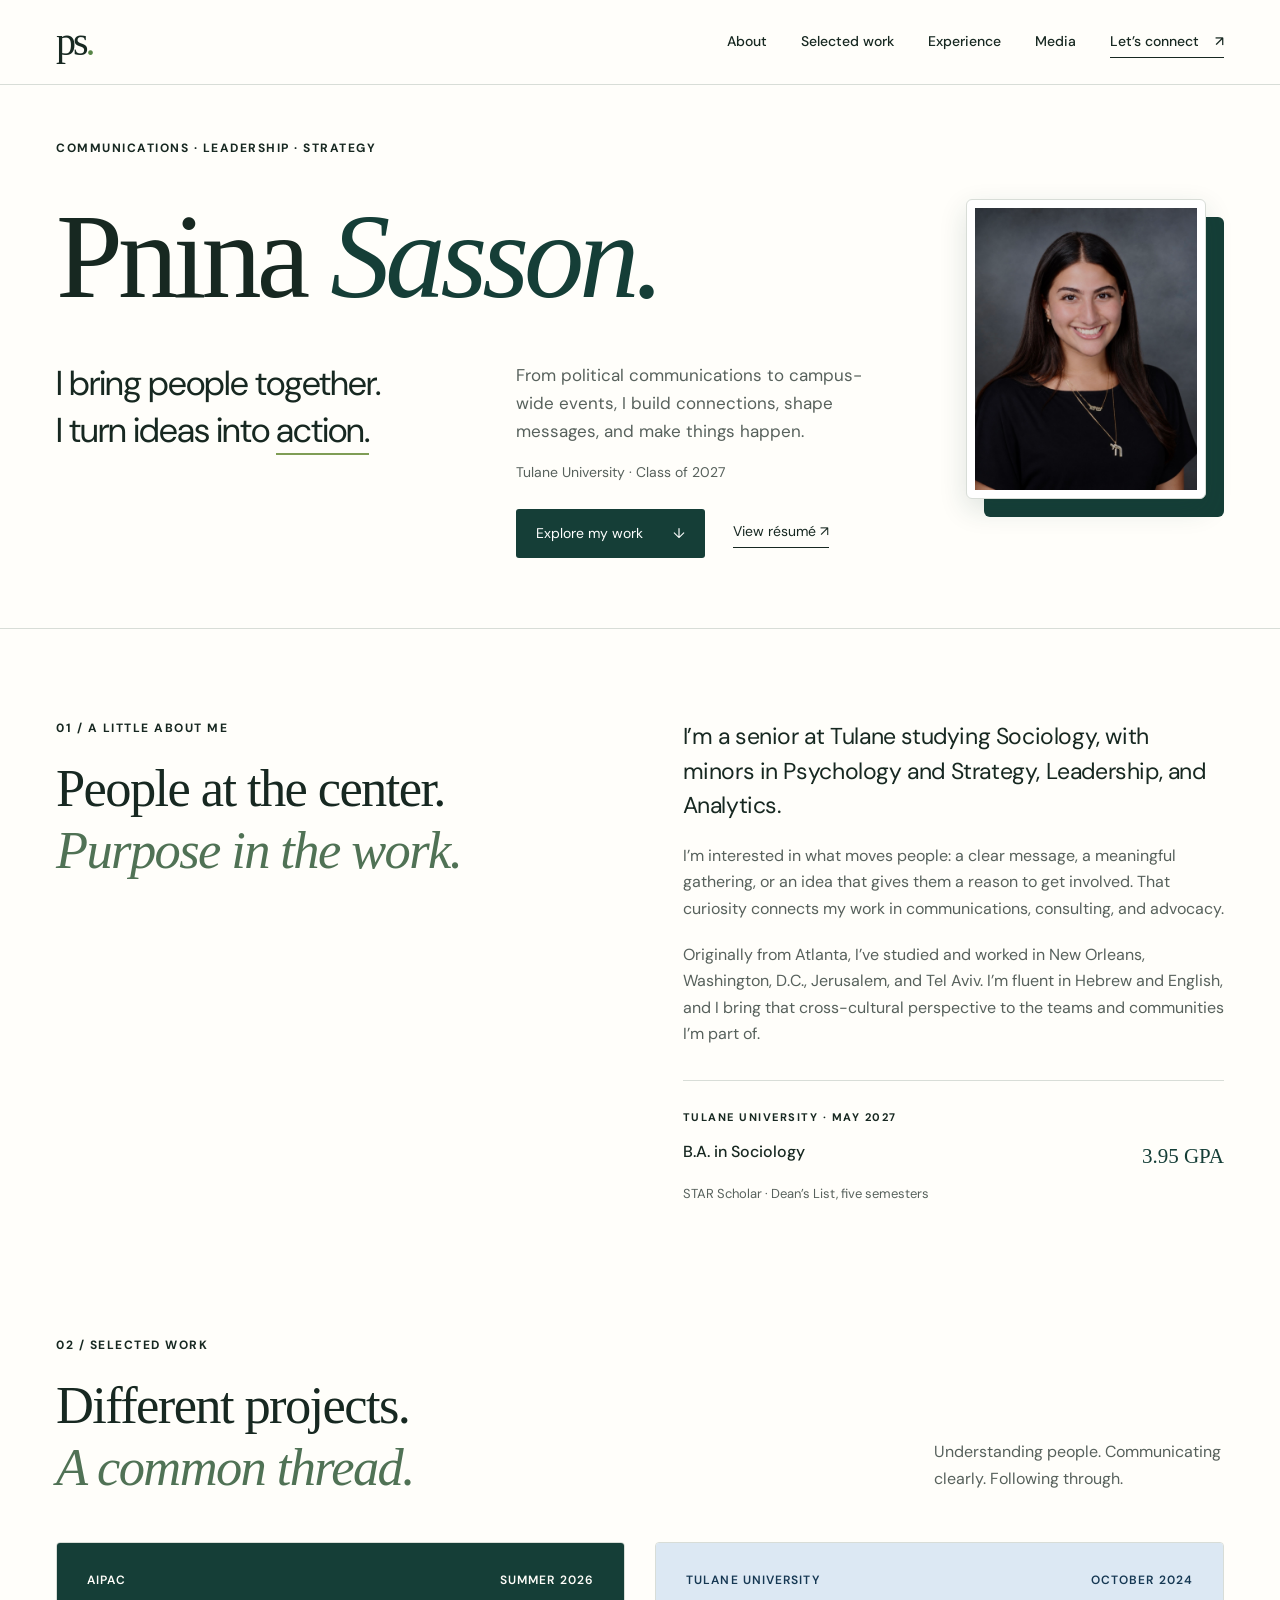
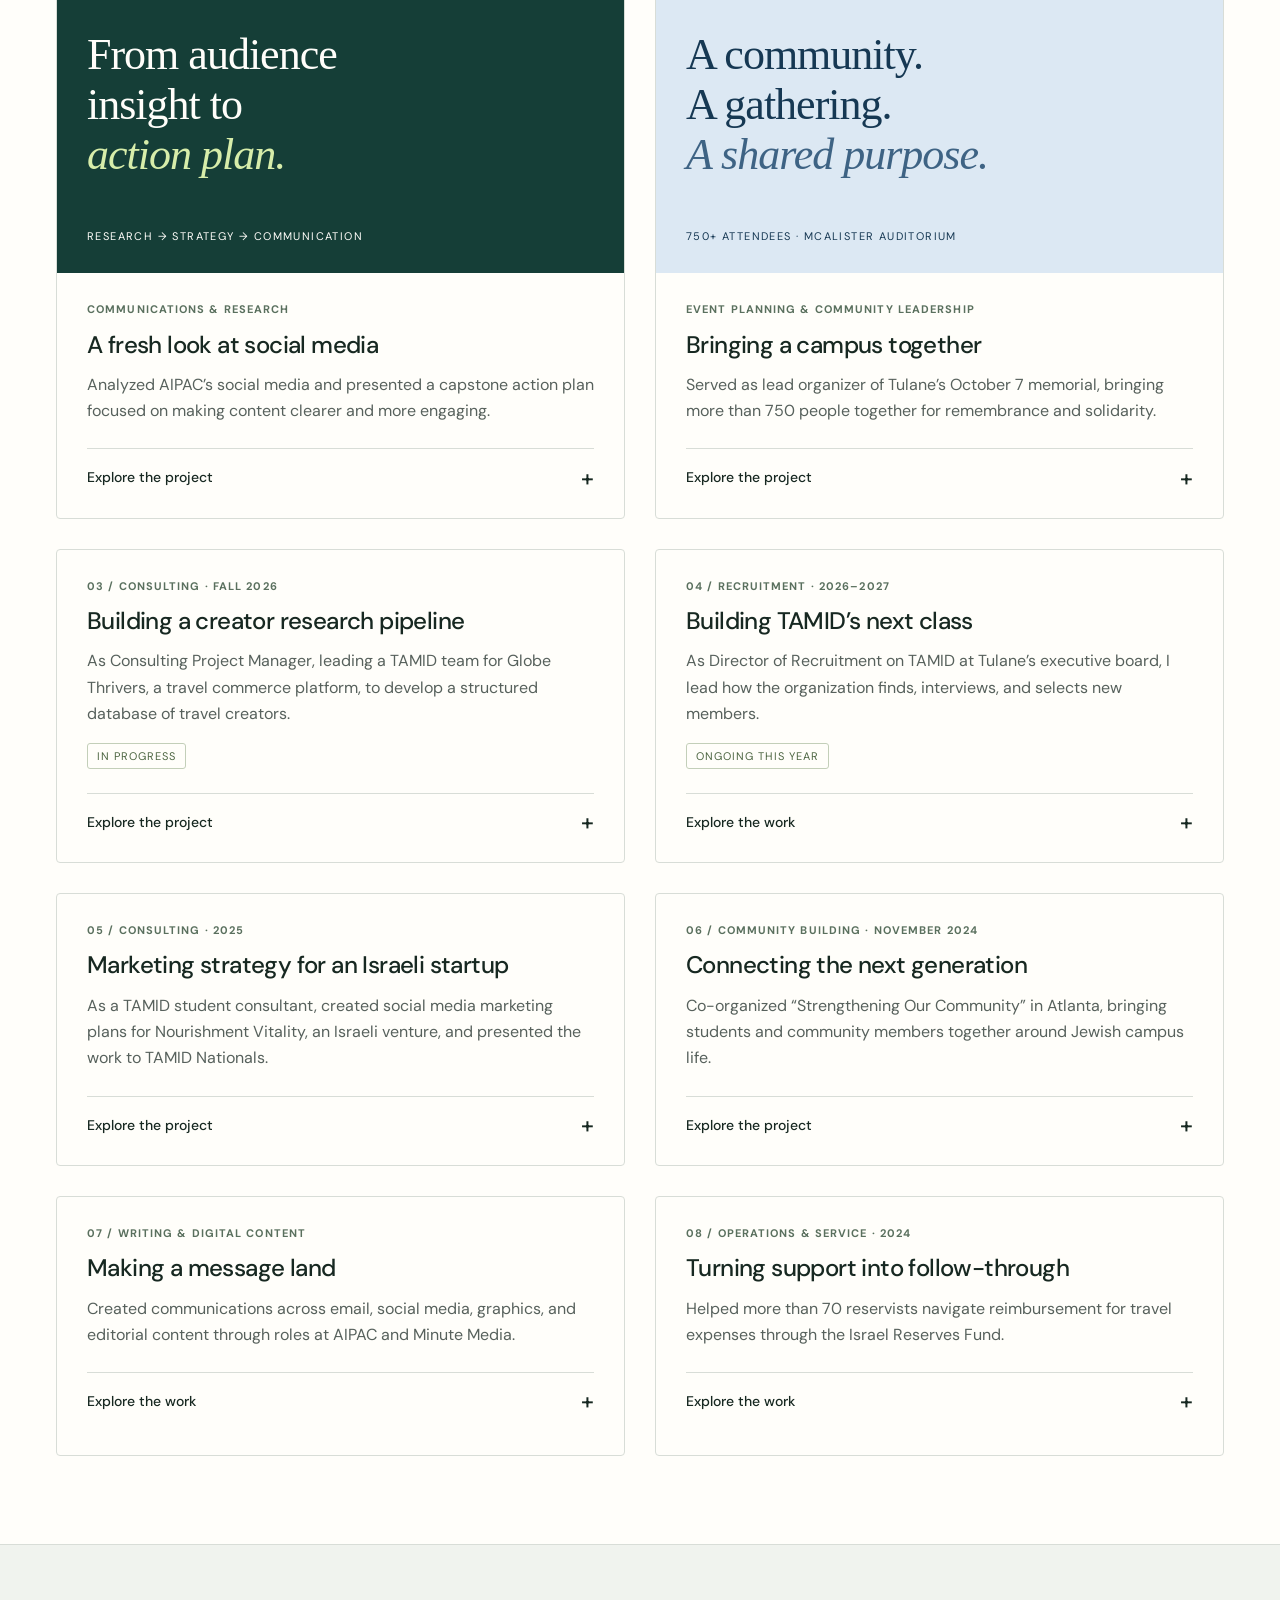
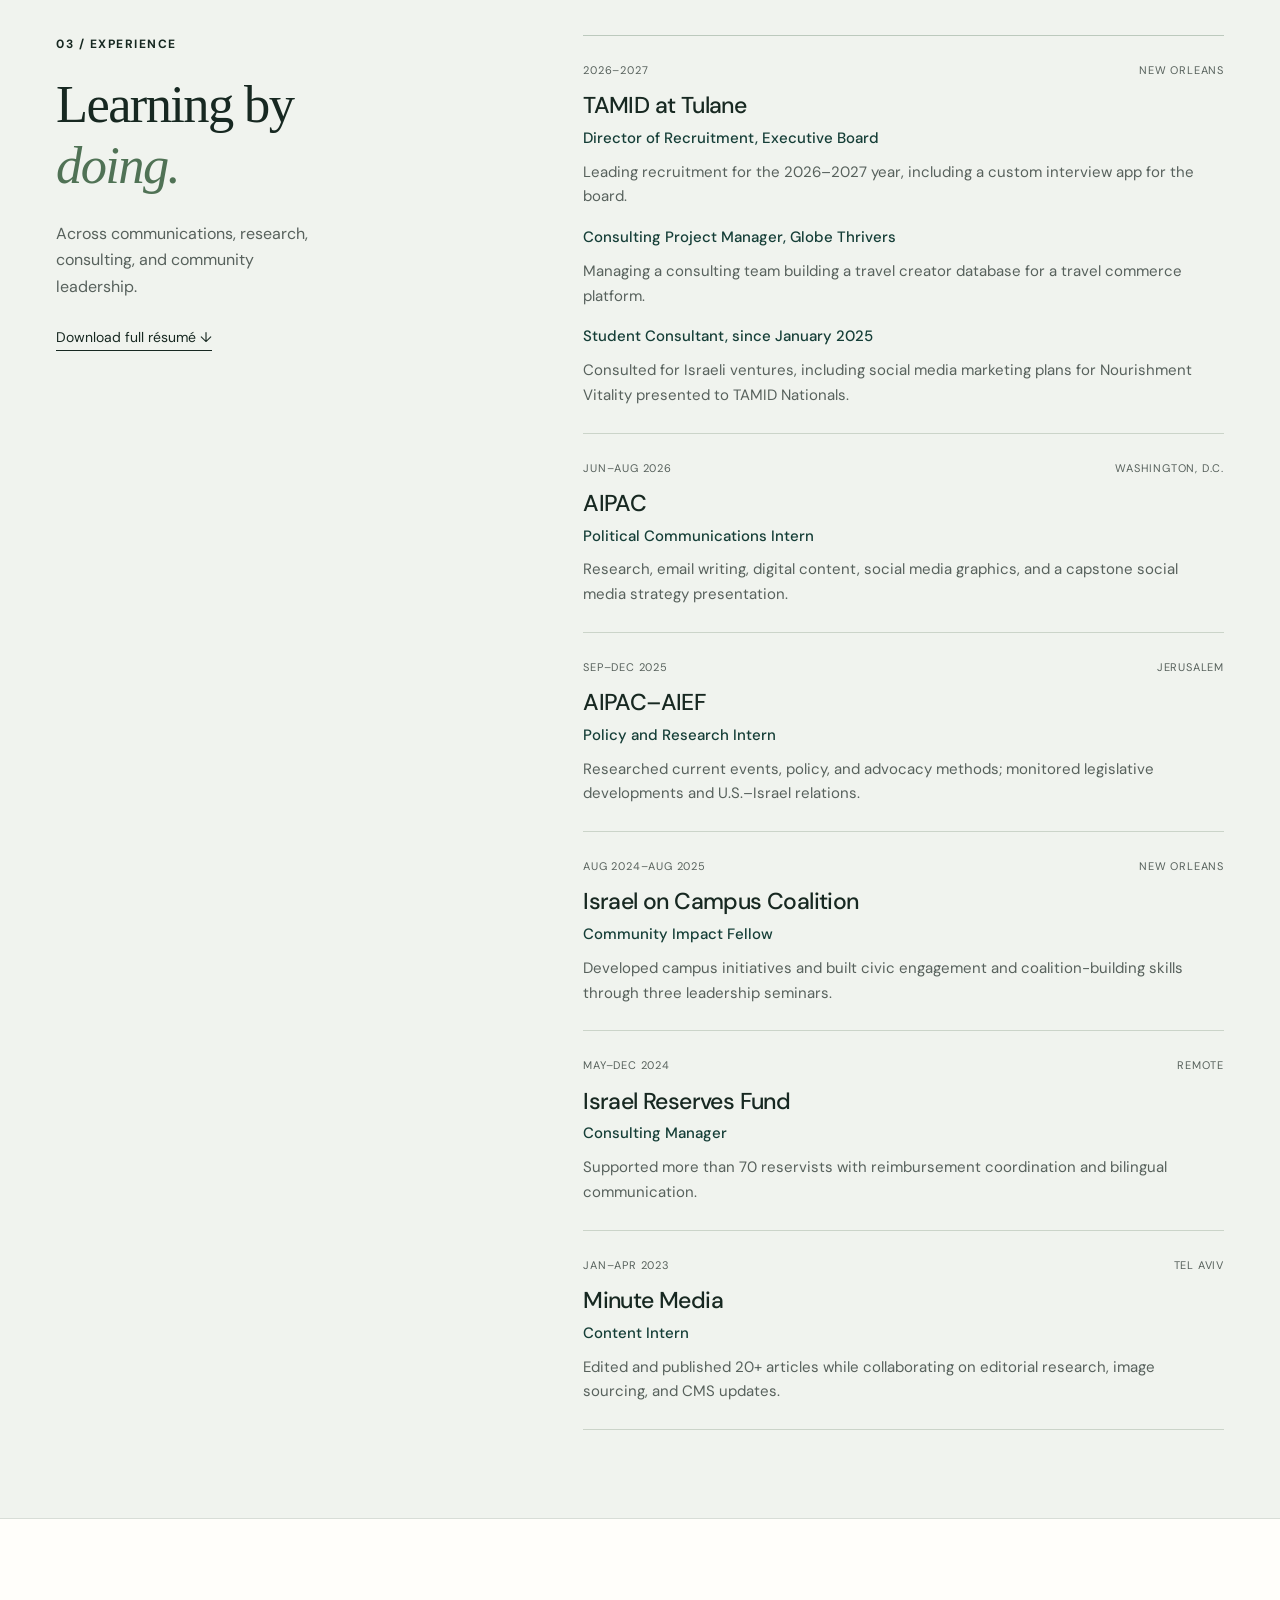
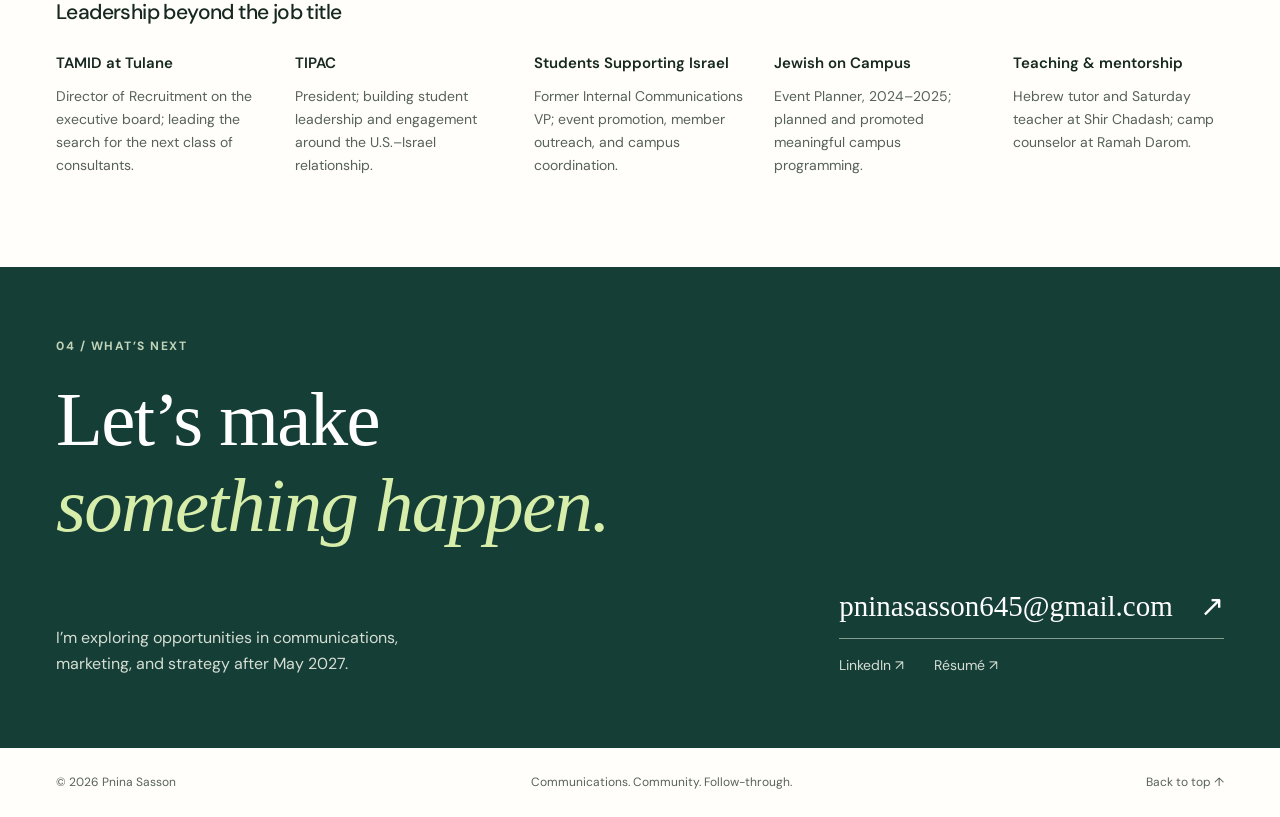
<file: index.html>
<!DOCTYPE html><html lang="en"><head><meta http-equiv="Content-Type" content="text/html; charset=UTF-8">
<meta name="viewport" content="width=device-width,initial-scale=1">
<title>Pnina Sasson — Communications, Leadership &amp; Strategy</title>
<meta name="description" content="Explore Pnina Sasson's work in political communications, event leadership, community building, and consulting. Tulane University, Class of 2027.">
<meta name="theme-color" content="#153e37">
<link rel="icon" type="image/svg+xml" href="data:image/svg+xml,%3Csvg xmlns='http://www.w3.org/2000/svg' viewBox='0 0 64 64'%3E%3Crect width='64' height='64' rx='14' fill='%23153e37'/%3E%3Ctext x='32' y='43' text-anchor='middle' font-family='Georgia' font-size='36' fill='white'%3EP%3C/text%3E%3C/svg%3E">
<link rel="stylesheet" href="styles.css">
<style>
/* Homepage photo, layout updates (kept here so they always load with the page) */
.hero { border-bottom: 1px solid var(--line); }
.hero-layout { display: grid; grid-template-columns: minmax(0, 1fr) 270px; gap: 64px; align-items: center; }
.hero-layout h1 { font-size: clamp(76px, 9.4vw, 132px); letter-spacing: -5px; margin: 32px 0px 36px; }
.hero-layout .hero-bottom { gap: 48px; }
.headshot-frame { position: relative; margin: 0 18px 18px 0; justify-self: end; width: 240px; }
.headshot-frame::before { content: ""; position: absolute; inset: 18px -18px -18px 18px; background: var(--green); border-radius: 6px; }
.headshot { position: relative; display: block; width: 100%; height: auto; aspect-ratio: 4 / 5; object-fit: cover; object-position: center 20%; background: #fff; padding: 8px; border: 1px solid var(--line); border-radius: 6px; box-shadow: 0 10px 28px rgba(21, 62, 55, 0.14); }
.role p + .role-title { margin-top: 16px; }
.experience-section + .leadership { padding-top: 80px; }
.experience-section + .leadership > h3 { border-top: 0; padding-top: 0; }
.leadership-grid { grid-template-columns: repeat(5, 1fr); gap: 28px; }
@media (max-width: 1000px) {
  .hero-layout { grid-template-columns: minmax(0, 1fr) 220px; gap: 40px; }
  .hero-layout .hero-bottom { grid-template-columns: 1fr; gap: 24px; }
  .headshot-frame { width: 200px; }
  .leadership-grid { grid-template-columns: 1fr 1fr; }
}
@media (max-width: 700px) {
  .hero-layout { grid-template-columns: 1fr; gap: 0px; }
  .headshot-frame { order: -1; justify-self: start; width: 170px; margin-top: 28px; }
  .headshot-frame::before { inset: 12px -12px -12px 12px; }
  .hero-layout h1 { font-size: clamp(58px, 13.7vw, 96px); letter-spacing: -3px; margin: 30px 0px 26px; }
}
@media print { .headshot-frame { width: 140px; } .headshot-frame::before { display: none; } }
</style>
</head>
<body>
<a class="skip" href="#main">Skip to content</a>
<header class="header"><a class="wordmark" href="#home" aria-label="Pnina Sasson home">ps<span>.</span></a><nav aria-label="Main navigation"><a href="#about">About</a><a href="#work">Selected work</a><a href="#experience">Experience</a><a href="media.html">Media</a><a href="#contact" class="nav-contact">Let’s connect <span aria-hidden="true">↗</span></a></nav></header>
<main id="main">
<section class="hero wrap" id="home">
<div class="hero-top"><p class="eyebrow">COMMUNICATIONS · LEADERSHIP · STRATEGY</p></div>
<div class="hero-layout"><div class="hero-text">
<h1>Pnina <em>Sasson.</em></h1>
<div class="hero-bottom"><p class="intro">I bring people together.<br>I turn ideas into <span>action.</span></p><div class="hero-copy"><p>From political communications to campus-wide events, I build connections, shape messages, and make things happen.</p><p class="school">Tulane University · Class of 2027</p><div class="hero-links"><a class="button" href="#work">Explore my work <span aria-hidden="true">↓</span></a><a class="text-link" href="Pnina-Sasson-Resume.pdf" target="_blank" rel="noopener">View résumé <span aria-hidden="true">↗</span></a></div></div></div>
</div><figure class="headshot-frame"><img class="headshot" src="headshot.jpg" alt="Pnina Sasson, smiling, in a black blazer" width="240" height="300" fetchpriority="high"></figure></div>
</section>
<section class="wrap section about" id="about"><div><p class="eyebrow">01 / A LITTLE ABOUT ME</p><h2>People at the center.<br><em>Purpose in the work.</em></h2></div><div class="about-copy"><p class="large-copy">I’m a senior at Tulane studying Sociology, with minors in Psychology and Strategy, Leadership, and Analytics.</p><p>I’m interested in what moves people: a clear message, a meaningful gathering, or an idea that gives them a reason to get involved. That curiosity connects my work in communications, consulting, and advocacy.</p><p>Originally from Atlanta, I’ve studied and worked in New Orleans, Washington, D.C., Jerusalem, and Tel Aviv. I’m fluent in Hebrew and English, and I bring that cross-cultural perspective to the teams and communities I’m part of.</p><div class="education"><span class="eyebrow">TULANE UNIVERSITY · MAY 2027</span><p>B.A. in Sociology <span class="gpa">3.95 GPA</span></p><span>STAR Scholar · Dean’s List, five semesters</span></div></div></section>
<section class="wrap work section" id="work"><div class="section-heading"><div><p class="eyebrow">02 / SELECTED WORK</p><h2>Different projects.<br><em>A common thread.</em></h2></div><p>Understanding people. Communicating clearly. Following through.</p></div>
<div class="projects">
<article class="project feature"><div class="project-banner green"><div class="banner-top"><span>AIPAC</span><span>SUMMER 2026</span></div><p class="display-title">From audience<br>insight to<br><em>action plan.</em></p><p class="banner-bottom">RESEARCH → STRATEGY → COMMUNICATION</p></div><div class="project-body"><p class="eyebrow">COMMUNICATIONS &amp; RESEARCH</p><h3>A fresh look at social media</h3><p>Analyzed AIPAC’s social media and presented a capstone action plan focused on making content clearer and more engaging.</p><details><summary>Explore the project <span aria-hidden="true">+</span></summary><div class="detail"><h4>The assignment</h4><p>Translate audience feedback into practical recommendations for a political communications team.</p><h4>My contribution</h4><p>Designed an intern survey, gathered 27 responses, assessed reactions to sample posts, and presented findings and recommendations in a final capstone presentation.</p><h4>The deliverable</h4><p>A social media audit and action plan addressing content formats, visual clarity, and audience engagement.</p><p class="skills">Audience research · Survey design · Presentation · Content strategy</p></div></details></div></article>
<article class="project feature"><div class="project-banner blue"><div class="banner-top"><span>TULANE UNIVERSITY</span><span>OCTOBER 2024</span></div><p class="display-title">A community.<br>A gathering.<br><em>A shared purpose.</em></p><p class="banner-bottom">750+ ATTENDEES · MCALISTER AUDITORIUM</p></div><div class="project-body"><p class="eyebrow">EVENT PLANNING &amp; COMMUNITY LEADERSHIP</p><h3>Bringing a campus together</h3><p>Served as lead organizer of Tulane’s October 7 memorial, bringing more than 750 people together for remembrance and solidarity.</p><details><summary>Explore the project <span aria-hidden="true">+</span></summary><div class="detail"><h4>The purpose</h4><p>Create a meaningful space for the campus community to remember the victims of October 7 and hear personal stories.</p><h4>My contribution</h4><p>Led planning for the memorial at McAlister Auditorium, with survivor testimony, video messages from hostage family members, and a collective prayer segment.</p><h4>The result</h4><p>A campus gathering of more than 750 attendees, with programming that connected personal testimony and shared reflection.</p><p class="skills">Event production · Program development · Speaker coordination · Community outreach</p></div></details></div></article>
<article class="project compact"><div class="project-body"><p class="eyebrow">03 / CONSULTING · FALL 2026</p><h3>Building a creator research pipeline</h3><p>As Consulting Project Manager, leading a TAMID team for Globe Thrivers, a travel commerce platform, to develop a structured database of travel creators.</p><p class="status">IN PROGRESS</p><details><summary>Explore the project <span aria-hidden="true">+</span></summary><div class="detail"><h4>The brief</h4><p>Build a database targeting 2,000 creators across 10 travel niches, with standardized research and a commerce readiness score.</p><h4>My contribution</h4><p>Organizing the team’s research workflow, individual contributor tabs, a shared master sheet, and consistent niche categories.</p><h4>Planned deliverables</h4><p>A master creator database and a one-page methodology. The 2,000-creator figure is the project target, not a completed result.</p><p class="skills">Project management · Market research · Google Sheets · Team coordination</p></div></details></div></article>
<article class="project compact"><div class="project-body"><p class="eyebrow">04 / RECRUITMENT · 2026–2027</p><h3>Building TAMID’s next class</h3><p>As Director of Recruitment on TAMID at Tulane’s executive board, I lead how the organization finds, interviews, and selects new members.</p><p class="status">ONGOING THIS YEAR</p><details><summary>Explore the work <span aria-hidden="true">+</span></summary><div class="detail"><h4>My role</h4><p>Own the recruitment process for the 2026–2027 year as a member of the executive board, working with the rest of the board to bring in the next group of student consultants.</p><h4>What I built</h4><p>A custom web app for recruitment interviews, with a shared question bank, live transcription, and automatic syncing to Google Sheets so the board can review candidates in one place.</p><p class="skills">Recruitment · Process design · Executive leadership · Web tools</p></div></details></div></article>
<article class="project compact"><div class="project-body"><p class="eyebrow">05 / CONSULTING · 2025</p><h3>Marketing strategy for an Israeli startup</h3><p>As a TAMID student consultant, created social media marketing plans for Nourishment Vitality, an Israeli venture, and presented the work to TAMID Nationals.</p><details><summary>Explore the project <span aria-hidden="true">+</span></summary><div class="detail"><h4>The brief</h4><p>Help an early-stage Israeli company reach and engage its audience through social media.</p><h4>My contribution</h4><p>Developed multiple social media marketing plans as part of the consulting team.</p><h4>The result</h4><p>Presented the team’s recommendations to TAMID Nationals.</p><p class="skills">Marketing strategy · Social media · Client consulting · Presentation</p></div></details></div></article>
<article class="project compact"><div class="project-body"><p class="eyebrow">06 / COMMUNITY BUILDING · NOVEMBER 2024</p><h3>Connecting the next generation</h3><p>Co-organized “Strengthening Our Community” in Atlanta, bringing students and community members together around Jewish campus life.</p><details><summary>Explore the project <span aria-hidden="true">+</span></summary><div class="detail"><h4>The event</h4><p>A community gathering and student panel connecting high school and college perspectives.</p><h4>My contribution</h4><p>Helped plan the event, convene student voices, and bring together participants connected to 17 universities and 10 high schools.</p><h4>The result</h4><p>More than 80 attendees joined the gathering, including approximately 50–60 students.</p><p class="skills">Event planning · Partnerships · Student engagement · Outreach</p></div></details></div></article>
<article class="project compact"><div class="project-body"><p class="eyebrow">07 / WRITING &amp; DIGITAL CONTENT</p><h3>Making a message land</h3><p>Created communications across email, social media, graphics, and editorial content through roles at AIPAC and Minute Media.</p><details><summary>Explore the work <span aria-hidden="true">+</span></summary><div class="detail"><h4>AIPAC · Summer 2026</h4><p>Conducted research, drafted emails, produced digital content, and designed social media graphics as a Political Communications Intern in Washington, D.C.</p><h4>Minute Media · 2023</h4><p>Edited and published more than 20 articles covering sports, humor, biographies, and history. Worked across content management systems and sourced properly licensed replacement images.</p><p class="skills">Copywriting · Editing · Social media · CMS publishing · Visual communication</p></div></details></div></article>
<article class="project compact"><div class="project-body"><p class="eyebrow">08 / OPERATIONS &amp; SERVICE · 2024</p><h3>Turning support into follow-through</h3><p>Helped more than 70 reservists navigate reimbursement for travel expenses through the Israel Reserves Fund.</p><details><summary>Explore the work <span aria-hidden="true">+</span></summary><div class="detail"><h4>My role</h4><p>As Consulting Manager, supported the reimbursement process and communicated with reservists in Hebrew and English.</p><h4>The work</h4><p>Used Google Sheets and monday.com to organize information and help move requests through the process.</p><p class="skills">Bilingual communication · Operations · Organization · Stakeholder support</p></div></details></div></article>
</div></section>
<section class="experience-section section" id="experience"><div class="wrap experience-layout"><div class="experience-intro"><p class="eyebrow">03 / EXPERIENCE</p><h2>Learning by<br><em>doing.</em></h2><p>Across communications, research, consulting, and community leadership.</p><a class="text-link" href="Pnina-Sasson-Resume.pdf" download="Pnina-Sasson-Resume.pdf">Download full résumé <span aria-hidden="true">↓</span></a></div><div class="timeline">
<article class="role"><div class="role-meta"><span>2026–2027</span><span>NEW ORLEANS</span></div><h3>TAMID at Tulane</h3><p class="role-title">Director of Recruitment, Executive Board</p><p>Leading recruitment for the 2026–2027 year, including a custom interview app for the board.</p><p class="role-title">Consulting Project Manager, Globe Thrivers</p><p>Managing a consulting team building a travel creator database for a travel commerce platform.</p><p class="role-title">Student Consultant, since January 2025</p><p>Consulted for Israeli ventures, including social media marketing plans for Nourishment Vitality presented to TAMID Nationals.</p></article>
<article class="role"><div class="role-meta"><span>JUN–AUG 2026</span><span>WASHINGTON, D.C.</span></div><h3>AIPAC</h3><p class="role-title">Political Communications Intern</p><p>Research, email writing, digital content, social media graphics, and a capstone social media strategy presentation.</p></article>
<article class="role"><div class="role-meta"><span>SEP–DEC 2025</span><span>JERUSALEM</span></div><h3>AIPAC–AIEF</h3><p class="role-title">Policy and Research Intern</p><p>Researched current events, policy, and advocacy methods; monitored legislative developments and U.S.–Israel relations.</p></article>
<article class="role"><div class="role-meta"><span>AUG 2024–AUG 2025</span><span>NEW ORLEANS</span></div><h3>Israel on Campus Coalition</h3><p class="role-title">Community Impact Fellow</p><p>Developed campus initiatives and built civic engagement and coalition-building skills through three leadership seminars.</p></article>
<article class="role"><div class="role-meta"><span>MAY–DEC 2024</span><span>REMOTE</span></div><h3>Israel Reserves Fund</h3><p class="role-title">Consulting Manager</p><p>Supported more than 70 reservists with reimbursement coordination and bilingual communication.</p></article>
<article class="role"><div class="role-meta"><span>JAN–APR 2023</span><span>TEL AVIV</span></div><h3>Minute Media</h3><p class="role-title">Content Intern</p><p>Edited and published 20+ articles while collaborating on editorial research, image sourcing, and CMS updates.</p></article>
</div></div></section>
<section class="wrap leadership"><h3>Leadership beyond the job title</h3><div class="leadership-grid"><article><h4>TAMID at Tulane</h4><p>Director of Recruitment on the executive board; leading the search for the next class of consultants.</p></article><article><h4>TIPAC</h4><p>President; building student leadership and engagement around the U.S.–Israel relationship.</p></article><article><h4>Students Supporting Israel</h4><p>Former Internal Communications VP; event promotion, member outreach, and campus coordination.</p></article><article><h4>Jewish on Campus</h4><p>Event Planner, 2024–2025; planned and promoted meaningful campus programming.</p></article><article><h4>Teaching &amp; mentorship</h4><p>Hebrew tutor and Saturday teacher at Shir Chadash; camp counselor at Ramah Darom.</p></article></div></section>
<section class="contact" id="contact"><div class="wrap contact-inner"><p class="eyebrow">04 / WHAT’S NEXT</p><h2>Let’s make<br><em>something happen.</em></h2><div class="contact-bottom"><p>I’m exploring opportunities in communications,<br>marketing, and strategy after May 2027.</p><div><a class="email" href="mailto:pninasasson645@gmail.com">pninasasson645@gmail.com <span aria-hidden="true">↗</span></a><div class="contact-links"><a href="https://www.linkedin.com/in/pnina-sasson-794469274" target="_blank" rel="noopener">LinkedIn ↗</a><a href="Pnina-Sasson-Resume.pdf" target="_blank" rel="noopener">Résumé ↗</a></div></div></div></div></section>
</main><footer class="wrap footer"><span>© 2026 Pnina Sasson</span><span>Communications. Community. Follow-through.</span><a href="#home">Back to top ↑</a></footer>

</body></html>
</file>
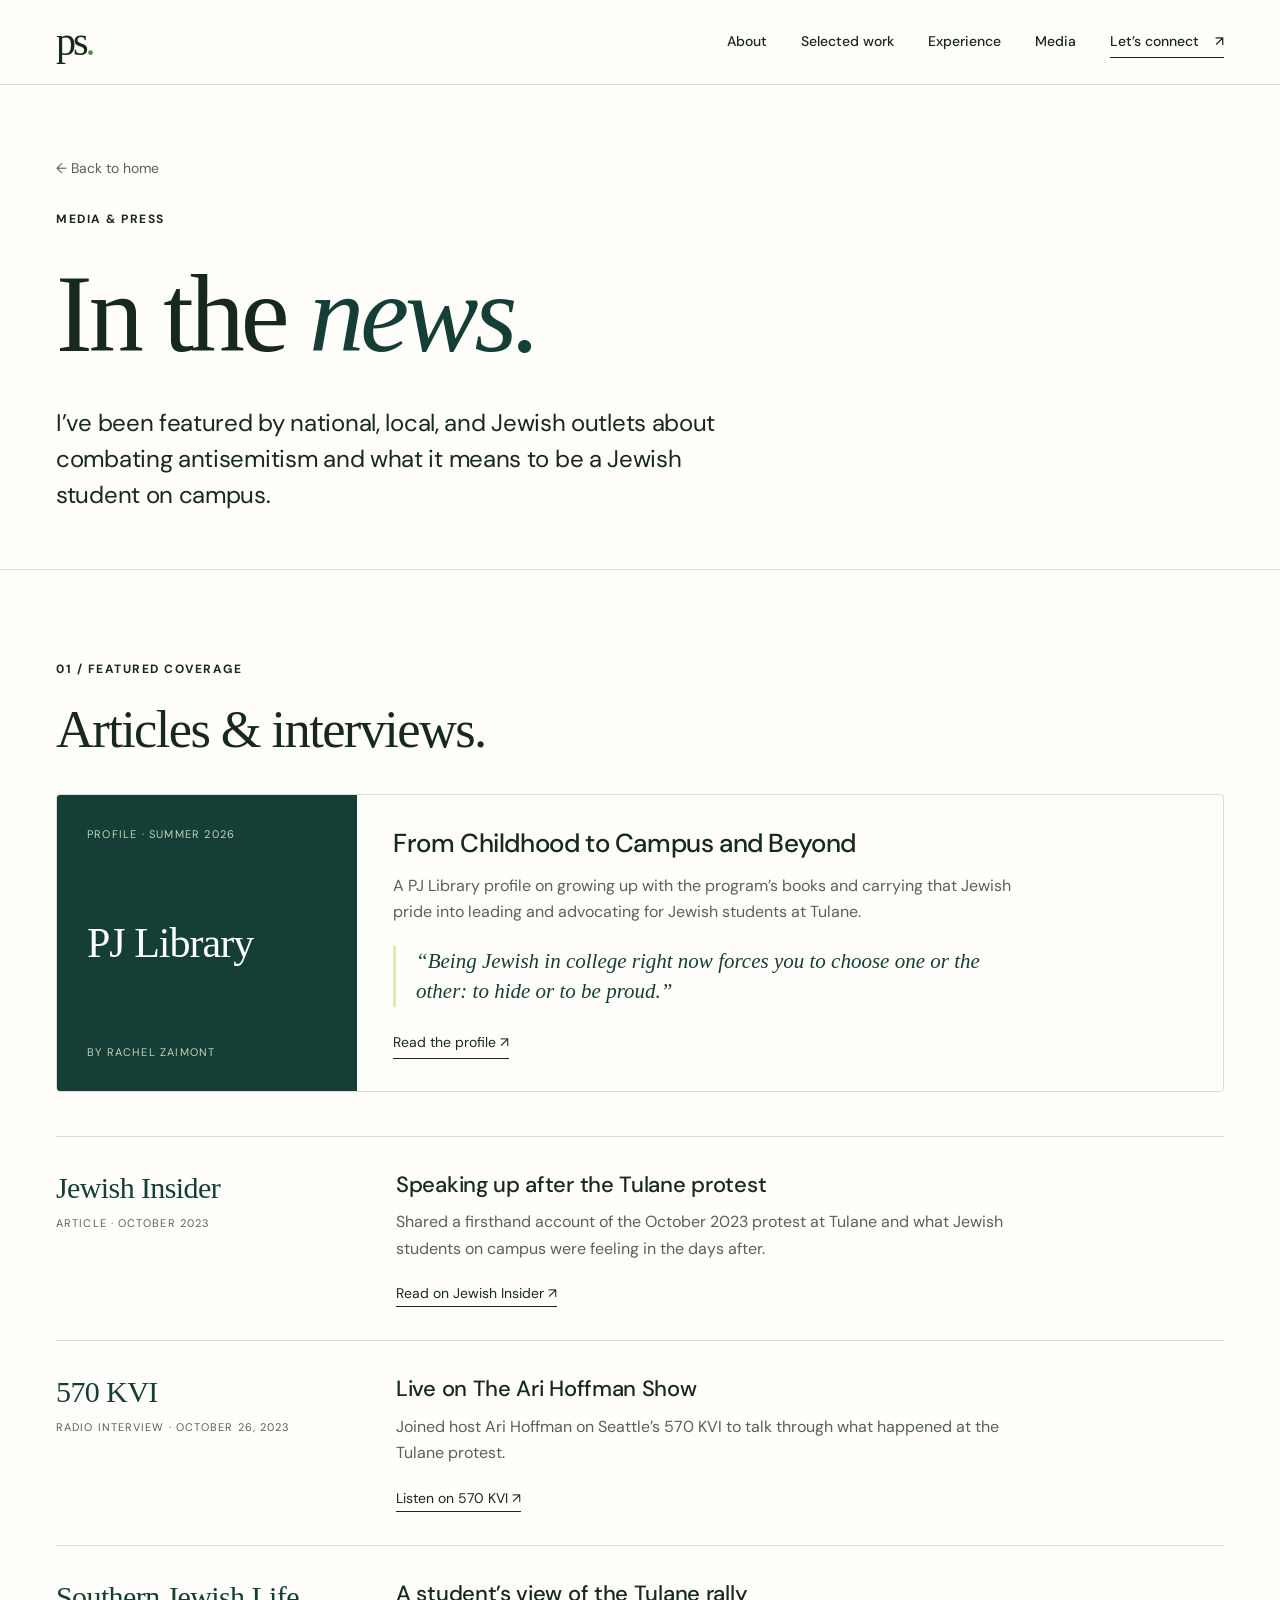
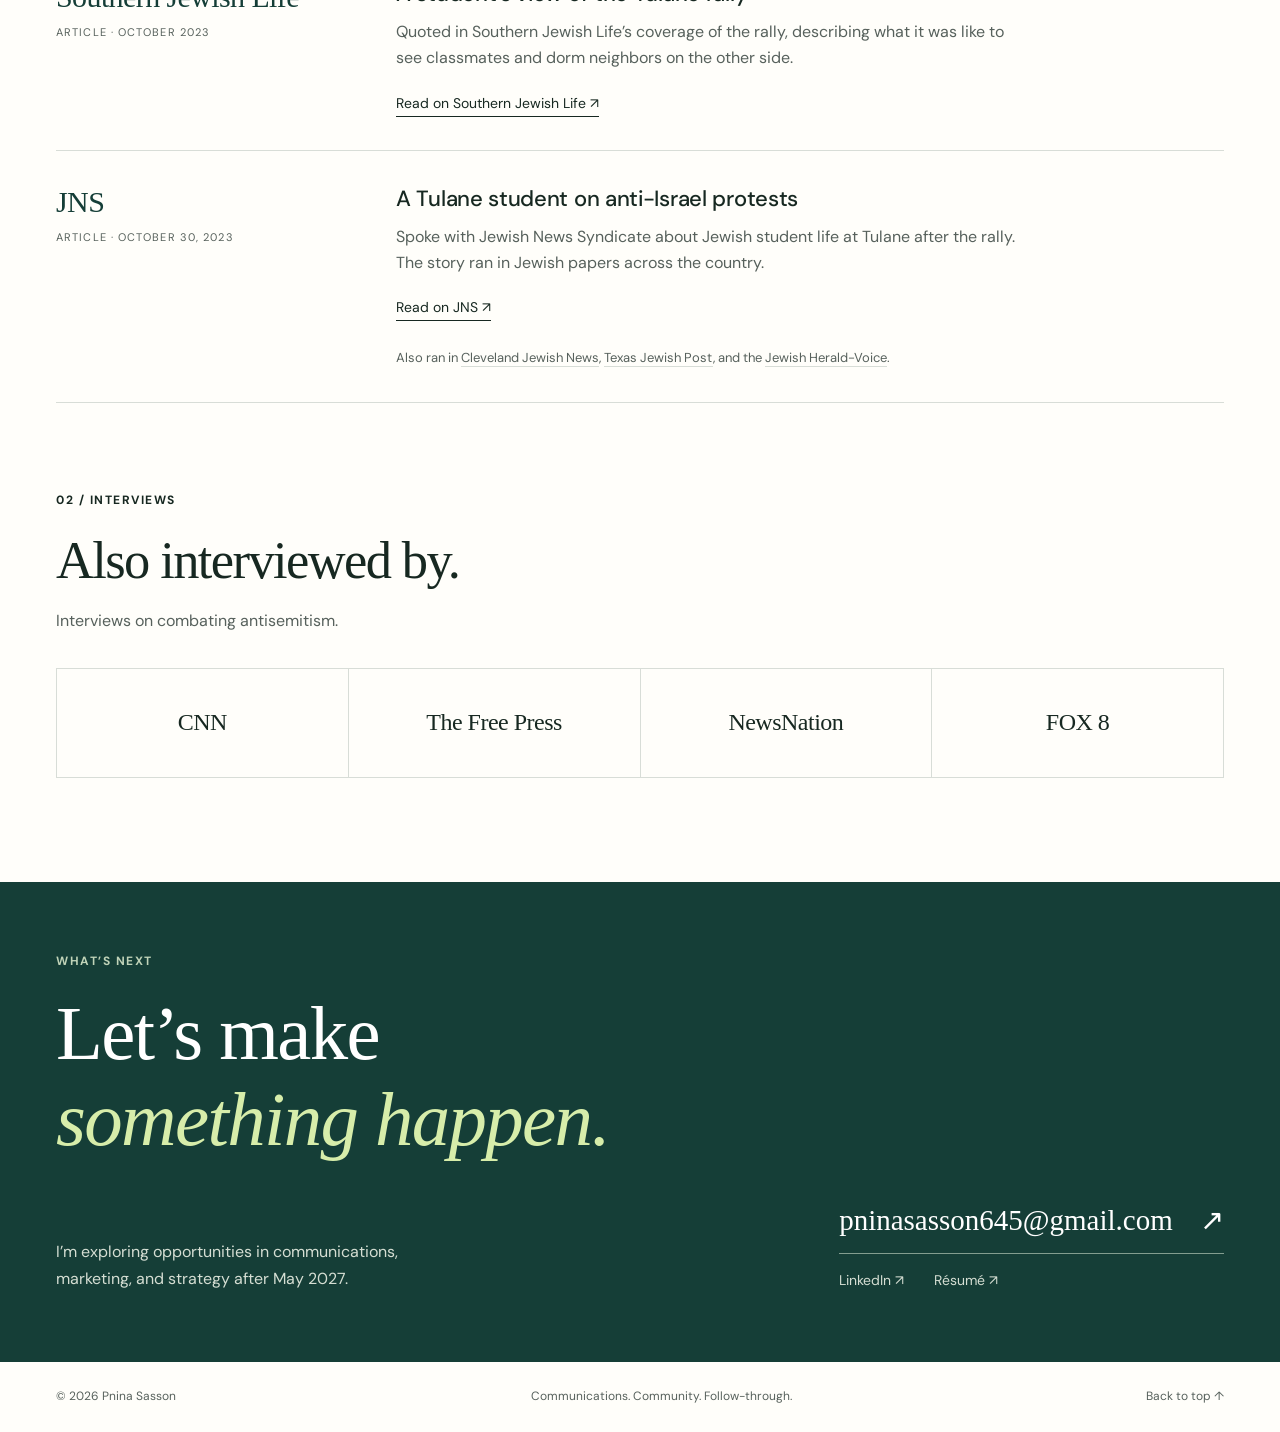
<file: media.html>
<!DOCTYPE html><html lang="en"><head><meta http-equiv="Content-Type" content="text/html; charset=UTF-8">
<meta name="viewport" content="width=device-width,initial-scale=1">
<title>Media — Pnina Sasson</title>
<meta name="description" content="Press interviews and media coverage featuring Pnina Sasson.">
<meta name="theme-color" content="#153e37">
<link rel="icon" type="image/svg+xml" href="data:image/svg+xml,%3Csvg xmlns='http://www.w3.org/2000/svg' viewBox='0 0 64 64'%3E%3Crect width='64' height='64' rx='14' fill='%23153e37'/%3E%3Ctext x='32' y='43' text-anchor='middle' font-family='Georgia' font-size='36' fill='white'%3EP%3C/text%3E%3C/svg%3E">
<link rel="stylesheet" href="styles.css">
<style>
.media-hero { padding-top: 70px; padding-bottom: 56px; border-bottom: 1px solid var(--line); }
.media-hero h1 { font-size: clamp(64px, 8.6vw, 124px); letter-spacing: -4px; margin: 24px 0px 28px; }
.media-hero .lede { font-size: clamp(19px, 1.9vw, 24px); line-height: 1.5; max-width: 700px; margin: 0; color: var(--ink); letter-spacing: -0.3px; }
.back { font-size: 14px; color: var(--muted); display: inline-block; margin-bottom: 30px; }
.back:hover { color: var(--green); }
.feature-card { display: grid; grid-template-columns: 300px minmax(0, 1fr); border: 1px solid var(--line); border-radius: 4px; overflow: hidden; margin-top: 34px; }
.feature-card .panel { background: var(--green); color: #fff; padding: 30px; display: flex; flex-direction: column; justify-content: space-between; min-height: 240px; }
.feature-card .panel .outlet { font-family: Georgia, serif; font-size: 44px; letter-spacing: -1px; line-height: 1; }
.feature-card .panel .meta { font-size: 11px; letter-spacing: 1.2px; color: rgb(192, 211, 184); }
.feature-card .body { padding: 30px 34px; display: flex; flex-direction: column; justify-content: center; }
.feature-card h3 { font-size: 24px; margin: 0 0 12px; font-weight: 500; letter-spacing: -0.4px; }
.feature-card p { color: var(--muted); margin: 0 0 22px; font-size: 16px; line-height: 1.65; max-width: 560px; }
.feature-card .text-link { align-self: flex-start; }
.syndication { font-size: 13px; color: var(--muted); margin: 26px 0 0 !important; }
.syndication a { border-bottom: 1px solid var(--line); }
.syndication a:hover { color: var(--green); }
.outlets { display: grid; grid-template-columns: repeat(5, 1fr); border-top: 1px solid var(--line); border-left: 1px solid var(--line); margin-top: 34px; }
.outlets li { list-style: none; border-right: 1px solid var(--line); border-bottom: 1px solid var(--line); padding: 34px 20px; text-align: center; font-family: Georgia, serif; font-size: 24px; letter-spacing: -0.5px; color: var(--ink); }
.outlets { padding: 0; }
.section-intro { color: var(--muted); max-width: 560px; margin: 16px 0 0; }
@media (max-width: 1000px) { .outlets { grid-template-columns: repeat(3, 1fr); } }
@media (max-width: 700px) {
  .media-hero { padding-top: 40px; padding-bottom: 40px; }
  .media-hero h1 { font-size: clamp(54px, 15vw, 84px); letter-spacing: -2.5px; }
  .feature-card { grid-template-columns: 1fr; }
  .feature-card .panel { min-height: 150px; padding: 24px; }
  .feature-card .body { padding: 24px; }
  .outlets { grid-template-columns: 1fr 1fr; }
  .outlets li { padding: 24px 12px; font-size: 20px; }
  .outlets li:last-child { grid-column: span 2; }
}
.press-list { margin-top: 34px; border-top: 1px solid var(--line); }
.press-item { display: grid; grid-template-columns: 300px minmax(0, 1fr); gap: 40px; padding: 34px 0; border-bottom: 1px solid var(--line); }
.press-meta { display: flex; flex-direction: column; gap: 10px; font-size: 11px; letter-spacing: 1.1px; color: var(--muted); }
.press-meta .press-outlet { font-family: Georgia, serif; font-size: 30px; letter-spacing: -0.6px; color: var(--green); line-height: 1.1; }
.press-body h3 { font-size: 22px; font-weight: 500; letter-spacing: -0.3px; margin: 0 0 10px; }
.press-body > p:not(.syndication) { color: var(--muted); margin: 0 0 18px; font-size: 16px; line-height: 1.65; max-width: 620px; }
.outlets { grid-template-columns: repeat(4, 1fr) !important; }
@media (max-width: 700px) { .press-item { grid-template-columns: 1fr; gap: 14px; padding: 26px 0; } .press-meta .press-outlet { font-size: 26px; } .outlets { grid-template-columns: 1fr 1fr !important; } .outlets li:last-child { grid-column: auto; } }
.spotlight { display: grid; grid-template-columns: 300px minmax(0, 1fr); border: 1px solid var(--line); border-radius: 4px; overflow: hidden; margin-top: 34px; }
.spot-panel { background: var(--green); color: #fff; padding: 30px; display: flex; flex-direction: column; justify-content: space-between; gap: 24px; min-height: 280px; }
.spot-panel .outlet { font-family: Georgia, serif; font-size: 42px; letter-spacing: -1px; line-height: 1.05; }
.spot-panel .meta { font-size: 11px; letter-spacing: 1.2px; color: rgb(192, 211, 184); }
.spot-body { padding: 32px 36px; display: flex; flex-direction: column; justify-content: center; }
.spot-body h3 { font-size: 26px; font-weight: 500; letter-spacing: -0.4px; margin: 0 0 12px; }
.spot-body > p { color: var(--muted); margin: 0 0 20px; font-size: 16px; line-height: 1.65; max-width: 620px; }
.spot-body blockquote { margin: 0 0 24px; padding-left: 20px; border-left: 3px solid var(--lime); font-family: Georgia, serif; font-style: italic; font-size: 21px; line-height: 1.45; color: var(--green); max-width: 620px; }
.spot-body .text-link { align-self: flex-start; }
.spotlight + .press-list { margin-top: 44px; }
@media (max-width: 700px) { .spotlight { grid-template-columns: 1fr; } .spot-panel { min-height: 0; padding: 24px; } .spot-body { padding: 24px; } .spot-body blockquote { font-size: 19px; } }
@media (max-width: 700px) { .feature-card .panel .meta, .press-meta, .spot-panel .meta { font-size: 12px; } }
</style>
</head>
<body id="top">
<a class="skip" href="#main">Skip to content</a>
<header class="header"><a class="wordmark" href="index.html" aria-label="Pnina Sasson home">ps<span>.</span></a><nav aria-label="Main navigation"><a href="index.html#about">About</a><a href="index.html#work">Selected work</a><a href="index.html#experience">Experience</a><a href="media.html" aria-current="page">Media</a><a href="index.html#contact" class="nav-contact">Let’s connect <span aria-hidden="true">↗</span></a></nav></header>
<main id="main">
<section class="wrap media-hero">
<a class="back" href="index.html">← Back to home</a>
<p class="eyebrow">MEDIA &amp; PRESS</p>
<h1>In the <em>news.</em></h1>
<p class="lede">I’ve been featured by national, local, and Jewish outlets about combating antisemitism and what it means to be a Jewish student on campus.</p>
</section>
<section class="wrap section">
<p class="eyebrow">01 / FEATURED COVERAGE</p>
<h2>Articles &amp; interviews.</h2>
<article class="spotlight"><div class="spot-panel"><span class="meta">PROFILE · SUMMER 2026</span><span class="outlet">PJ Library</span><span class="meta">BY RACHEL ZAIMONT</span></div><div class="spot-body"><h3>From Childhood to Campus and Beyond</h3><p>A PJ Library profile on growing up with the program’s books and carrying that Jewish pride into leading and advocating for Jewish students at Tulane.</p><blockquote>“Being Jewish in college right now forces you to choose one or the other: to hide or to be proud.”</blockquote><a class="text-link" href="https://pjlibrary.org/about/become-a-pj-partner/proof/articles/2026/june/from-childhood-to-campus-and-beyond" target="_blank" rel="noopener">Read the profile <span aria-hidden="true">↗</span></a></div></article>
<div class="press-list">
<article class="press-item"><div class="press-meta"><span class="press-outlet">Jewish Insider</span><span>ARTICLE · OCTOBER 2023</span></div><div class="press-body"><h3>Speaking up after the Tulane protest</h3><p>Shared a firsthand account of the October 2023 protest at Tulane and what Jewish students on campus were feeling in the days after.</p><a class="text-link" href="https://jewishinsider.com/2023/10/pro-palestinian-protesters-assault-several-jewish-students-at-tulane-2/" target="_blank" rel="noopener">Read on Jewish Insider <span aria-hidden="true">↗</span></a></div></article>
<article class="press-item"><div class="press-meta"><span class="press-outlet">570 KVI</span><span>RADIO INTERVIEW · OCTOBER 26, 2023</span></div><div class="press-body"><h3>Live on The Ari Hoffman Show</h3><p>Joined host Ari Hoffman on Seattle’s 570 KVI to talk through what happened at the Tulane protest.</p><a class="text-link" href="https://www.kvi.com/2023/10/26/jewish-student-gets-assaulted-by-hamas-supporters-at-tulane-university/" target="_blank" rel="noopener">Listen on 570 KVI <span aria-hidden="true">↗</span></a></div></article>
<article class="press-item"><div class="press-meta"><span class="press-outlet">Southern Jewish Life</span><span>ARTICLE · OCTOBER 2023</span></div><div class="press-body"><h3>A student’s view of the Tulane rally</h3><p>Quoted in Southern Jewish Life’s coverage of the rally, describing what it was like to see classmates and dorm neighbors on the other side.</p><a class="text-link" href="https://sjlmag.com/2023/10/29/anti-israel-rally-at-tulane-turns-ugly-with-brawl-injuries/" target="_blank" rel="noopener">Read on Southern Jewish Life <span aria-hidden="true">↗</span></a></div></article>
<article class="press-item"><div class="press-meta"><span class="press-outlet">JNS</span><span>ARTICLE · OCTOBER 30, 2023</span></div><div class="press-body"><h3>A Tulane student on anti-Israel protests</h3><p>Spoke with Jewish News Syndicate about Jewish student life at Tulane after the rally. The story ran in Jewish papers across the country.</p><a class="text-link" href="https://www.jns.org/they-broke-my-nose-jewish-tulane-student-tells-jns-of-anti-israel-protesters/" target="_blank" rel="noopener">Read on JNS <span aria-hidden="true">↗</span></a><p class="syndication">Also ran in <a href="https://www.clevelandjewishnews.com/jns/they-broke-my-nose-jewish-tulane-student-tells-jns-of-anti-israel-protesters/article_e4d09ea8-0618-5c74-ba42-daa3e2c9c98b.html" target="_blank" rel="noopener">Cleveland Jewish News</a>, <a href="https://tjpnews.com/anti-israel-protesters-broke-my-nose-says-jewish-student-at-tulane/" target="_blank" rel="noopener">Texas Jewish Post</a>, and the <a href="https://jhvonline.com/antiisrael-protesters-broke-my-nose-says-jewish-student-at-tulane-p32620-97.htm" target="_blank" rel="noopener">Jewish Herald-Voice</a>.</p></div></article>
</div>
</section>
<section class="wrap section" style="padding-top:0">
<p class="eyebrow">02 / INTERVIEWS</p>
<h2>Also interviewed by.</h2>
<p class="section-intro">Interviews on combating antisemitism.</p>
<ul class="outlets"><li>CNN</li><li>The Free Press</li><li>NewsNation</li><li>FOX 8</li></ul>
</section>
</main>
<section class="contact" id="contact"><div class="wrap contact-inner"><p class="eyebrow">WHAT’S NEXT</p><h2>Let’s make<br><em>something happen.</em></h2><div class="contact-bottom"><p>I’m exploring opportunities in communications,<br>marketing, and strategy after May 2027.</p><div><a class="email" href="mailto:pninasasson645@gmail.com">pninasasson645@gmail.com <span aria-hidden="true">↗</span></a><div class="contact-links"><a href="https://www.linkedin.com/in/pnina-sasson-794469274" target="_blank" rel="noopener">LinkedIn ↗</a><a href="Pnina-Sasson-Resume.pdf" target="_blank" rel="noopener">Résumé ↗</a></div></div></div></div></section>
<footer class="wrap footer"><span>© 2026 Pnina Sasson</span><span>Communications. Community. Follow-through.</span><a href="#top">Back to top ↑</a></footer>
</body></html>
</file>
<file: styles.css>
@import url("https://fonts.googleapis.com/css2?family=DM+Sans:wght@400;500;600;700&display=swap");

:root { --ink: #172821; --green: #153e37; --muted: #57615c; --paper: #fffefa; --line: #d8ddd7; --blue: #dce8f3; --lime: #d7edaa; }

* { box-sizing: border-box; }

html { scroll-behavior: smooth; scroll-padding-top: 100px; }

body { margin: 0px; background: var(--paper); color: var(--ink); font-family: "DM Sans", Arial, sans-serif; font-size: 16px; line-height: 1.65; }

a { color: inherit; text-decoration: none; }

button, a, summary { -webkit-tap-highlight-color: transparent; }

a:focus-visible, summary:focus-visible { outline: rgb(177, 92, 32) solid 3px; outline-offset: 6px; }

::selection { background: var(--lime); color: var(--green); }

.wrap { max-width: 1280px; padding-inline: 56px; margin: auto; }

.header { max-width: 1440px; margin: auto; padding: 22px 56px; display: flex; align-items: center; justify-content: space-between; border-bottom: 1px solid var(--line); }

.wordmark { font-family: Georgia, serif; font-size: 40px; line-height: 1; letter-spacing: -3px; }

.wordmark span { color: rgb(87, 133, 71); }

.header nav { display: flex; gap: 34px; align-items: center; font-size: 14px; font-weight: 500; }

.header nav a:hover, .text-link:hover, .contact-links a:hover { color: rgb(98, 129, 68); }

.nav-contact { border-bottom: 1px solid; padding: 4px 0px; }

.nav-contact span { margin-left: 12px; }

.skip { position: absolute; top: -100px; left: 20px; background: white; padding: 12px; z-index: 5; }

.skip:focus { top: 12px; }

.hero { padding-top: 54px; padding-bottom: 70px; }

.hero-top { display: flex; justify-content: space-between; gap: 24px; align-items: center; }

.eyebrow { font-size: 12px; font-weight: 700; letter-spacing: 1.5px; line-height: 1.6; margin: 0px 0px 20px; }

.hero-top .eyebrow { margin: 0px; }

.location { font-size: 13px; color: var(--muted); margin: 0px; }

h1 { font-family: Georgia, "Times New Roman", serif; font-size: clamp(86px, 11.7vw, 166px); font-weight: 400; line-height: 1.12; letter-spacing: -8px; margin: 45px 0px 40px; }

h1 em { font-weight: 400; color: var(--green); }

.hero-bottom { display: grid; grid-template-columns: 1.1fr 1fr; gap: 80px; align-items: start; }

.intro { font-size: clamp(25px, 2.7vw, 36px); line-height: 1.35; letter-spacing: -1px; margin: 0px; }

.intro span { border-bottom: 2px solid rgb(127, 157, 85); }

.hero-copy > p { margin: 0px; color: var(--muted); max-width: 470px; font-size: 17px; }

.hero-copy .school { font-size: 14px; margin-top: 16px; }

.hero-links { display: flex; align-items: center; gap: 28px; margin-top: 25px; }

.button { display: inline-flex; align-items: center; justify-content: space-between; gap: 30px; background: var(--green); color: white; padding: 13px 20px; font-size: 14px; border-radius: 3px; transition: background 0.2s; }

.button:hover { background: rgb(36, 96, 82); }

.text-link { font-size: 14px; border-bottom: 1px solid; padding-bottom: 4px; }

.proof-band { background: rgb(237, 241, 233); border-block: 1px solid var(--line); }

.proof-grid { display: grid; grid-template-columns: repeat(3, 1fr); padding-block: 28px; gap: 40px; }

.proof-grid > div { display: flex; gap: 20px; align-items: center; }

.proof-grid > div + div { border-left: 1px solid rgb(199, 208, 194); padding-left: 30px; }

.proof-grid strong { font-family: Georgia, serif; font-size: 43px; font-weight: 400; white-space: nowrap; line-height: 1.2; }

.proof-grid span { font-size: 13px; line-height: 1.55; max-width: 175px; color: var(--muted); }

.section { padding-top: 90px; padding-bottom: 88px; }

.section-heading { display: flex; justify-content: space-between; gap: 50px; align-items: end; margin-bottom: 44px; }

h2 { font-family: Georgia, "Times New Roman", serif; font-weight: 400; font-size: clamp(38px, 4.1vw, 56px); line-height: 1.17; letter-spacing: -1.6px; margin: 0px; }

h2 em { font-weight: 400; color: rgb(80, 114, 85); }

.section-heading > p { max-width: 290px; color: var(--muted); margin: 0px 0px 6px; }

.projects { display: grid; grid-template-columns: 1fr 1fr; gap: 30px; }

.project { border: 1px solid var(--line); border-radius: 4px; overflow: hidden; align-self: start; }

.project-banner { min-height: 330px; padding: 28px 30px; display: flex; flex-direction: column; justify-content: space-between; }

.green { background: var(--green); color: var(--paper); }

.blue { background: var(--blue); color: rgb(22, 56, 83); }

.banner-top { display: flex; justify-content: space-between; gap: 10px; font-size: 12px; letter-spacing: 1.1px; font-weight: 600; }

.display-title { font-family: Georgia, serif; font-size: 44px; line-height: 1.13; letter-spacing: -1px; margin: 24px 0px; }

.green .display-title em { color: var(--lime); }

.blue .display-title em { color: rgb(62, 99, 132); }

.banner-bottom { font-size: 11px; letter-spacing: 1.4px; margin: 8px 0px 0px; }

.project-body { padding: 28px 30px; }

.project-body > .eyebrow { font-size: 11px; margin-bottom: 10px; letter-spacing: 1.1px; color: rgb(90, 112, 94); }

h3 { font-size: 24px; font-weight: 500; line-height: 1.3; letter-spacing: -0.6px; margin: 0px 0px 12px; }

.project-body > p:not(.eyebrow):not(.status) { color: var(--muted); margin: 0px; font-size: 16px; line-height: 1.65; }

.project details { margin-top: 24px; border-top: 1px solid var(--line); }

summary { list-style: none; cursor: pointer; padding-top: 17px; font-size: 14px; font-weight: 500; display: flex; justify-content: space-between; align-items: center; gap: 16px; }

summary::-webkit-details-marker { display: none; }

summary span { font-size: 23px; line-height: 1; transition: transform 0.2s; }

details[open] summary span { transform: rotate(45deg); }

.detail { padding-top: 10px; }

.detail h4 { font-size: 14px; margin: 20px 0px 5px; }

.detail p { margin: 0px; color: var(--muted); font-size: 15px; line-height: 1.7; }

.detail .skills { font-size: 12px; line-height: 1.8; margin-top: 22px; padding-top: 15px; border-top: 1px solid var(--line); color: rgb(66, 104, 77); }

.compact .project-body { min-height: 258px; }

.status { font-size: 11px; letter-spacing: 1px; color: rgb(76, 101, 65); border: 1px solid rgb(195, 207, 185); display: inline-block; padding: 3px 9px; border-radius: 3px; margin: 15px 0px 0px; }

.experience-section { background: rgb(240, 243, 238); border-block: 1px solid var(--line); }

.experience-layout { display: grid; grid-template-columns: 0.8fr 1.2fr; gap: 100px; }

.experience-intro > p:not(.eyebrow) { color: var(--muted); max-width: 270px; margin: 24px 0px; }

.timeline { border-top: 1px solid rgb(188, 201, 189); }

.role { padding: 25px 0px; border-bottom: 1px solid rgb(203, 212, 201); }

.role-meta { display: flex; justify-content: space-between; gap: 20px; font-size: 11px; letter-spacing: 0.8px; color: var(--muted); margin-bottom: 12px; }

.role h3 { margin: 0px; font-size: 23px; }

.role .role-title { font-size: 15px; font-weight: 500; color: var(--green); margin: 5px 0px 9px; }

.role p { font-size: 15px; color: var(--muted); margin: 0px; }

.about { display: grid; grid-template-columns: 1fr 1fr; gap: 85px; padding-bottom: 40px; }

.about-copy > p { color: var(--muted); margin: 0px 0px 20px; }

.about-copy .large-copy { font-size: 23px; line-height: 1.5; color: var(--ink); letter-spacing: -0.4px; }

.education { border-top: 1px solid var(--line); margin-top: 32px; padding-top: 22px; }

.education .eyebrow { font-size: 11px; }

.education p { display: flex; justify-content: space-between; gap: 20px; margin: 10px 0px 6px; font-weight: 500; }

.gpa { font-family: Georgia, serif; font-size: 21px; color: var(--green); }

.education > span:last-child { font-size: 13px; color: var(--muted); }

.leadership { padding-top: 35px; padding-bottom: 90px; }

.leadership > h3 { font-size: 21px; border-top: 1px solid var(--line); padding-top: 35px; margin-bottom: 25px; }

.leadership-grid { display: grid; grid-template-columns: repeat(4, 1fr); gap: 30px; }

.leadership h4 { font-size: 15px; font-weight: 600; margin: 0px 0px 9px; }

.leadership p { font-size: 14px; color: var(--muted); margin: 0px; }

.contact { background: var(--green); color: white; padding: 70px 0px; }

.contact .eyebrow { color: rgb(192, 211, 184); }

.contact h2 { font-size: clamp(48px, 6vw, 80px); line-height: 1.12; }

.contact h2 em { color: var(--lime); }

.contact-bottom { display: flex; justify-content: space-between; gap: 40px; align-items: end; margin-top: 34px; }

.contact-bottom > p { font-size: 16px; color: rgb(213, 222, 211); margin: 0px; }

.email { font-family: Georgia, serif; font-size: 29px; border-bottom: 1px solid rgb(131, 157, 143); padding-bottom: 8px; display: block; }

.email span { margin-left: 20px; }

.contact-links { display: flex; gap: 30px; margin-top: 15px; font-size: 14px; color: rgb(213, 222, 211); }

.footer { display: flex; justify-content: space-between; gap: 25px; padding-block: 25px; font-size: 12px; color: var(--muted); }

.footer a { white-space: nowrap; }

@media (min-width: 1500px) {
  h1 { font-size: 166px; }
}

@media (max-width: 1000px) {
  .wrap { padding-inline: 32px; }
  .header { padding-inline: 32px; }
  .hero-bottom { gap: 45px; }
  h1 { letter-spacing: -5px; }
  .proof-grid { gap: 20px; }
  .proof-grid > div { gap: 12px; }
  .proof-grid > div + div { padding-left: 18px; }
  .proof-grid strong { font-size: 34px; }
  .experience-layout { gap: 55px; grid-template-columns: 0.8fr 1.2fr; }
  .about { gap: 50px; }
  .display-title { font-size: 38px; }
  .project-banner { padding: 24px; min-height: 320px; }
  .project-body { padding: 24px; }
  .banner-top { font-size: 12px; }
  .leadership-grid { grid-template-columns: 1fr 1fr; }
  .email { font-size: 23px; }
  .header nav { gap: 22px; }
}

@media (max-width: 700px) {
  html { scroll-padding-top: 20px; }
  .wrap { padding-inline: 24px; }
  .header { padding: 18px 24px; align-items: center; }
  .header nav { gap: 17px; font-size: 12px; }
  .header nav a:nth-child(2) { display: none; }
  .nav-contact span { display: none; }
  .wordmark { font-size: 34px; }
  .hero { padding-top: 30px; padding-bottom: 42px; }
  .hero-top { display: block; }
  .hero-top .eyebrow { font-size: 12px; letter-spacing: 1.2px; }
  .location { font-size: 12px; margin-top: 8px; }
  h1 { font-size: clamp(58px, 13.7vw, 96px); letter-spacing: -3px; margin: 29px 0px; }
  .hero-bottom { grid-template-columns: 1fr; gap: 24px; }
  .intro { font-size: 28px; }
  .hero-copy > p { font-size: 16px; }
  .hero-links { gap: 24px; }
  .proof-grid { grid-template-columns: 1fr; padding-block: 18px; gap: 0px; }
  .proof-grid > div { gap: 25px; padding: 14px 0px !important; border-left: 0px !important; }
  .proof-grid > div + div { border-top: 1px solid rgb(199, 208, 194); }
  .proof-grid strong { min-width: 94px; font-size: 36px; }
  .proof-grid span { max-width: 220px; font-size: 13px; }
  .section { padding-block: 58px; }
  .section-heading { display: block; margin-bottom: 30px; }
  .section-heading > p { margin-top: 18px; max-width: 330px; }
  .eyebrow { font-size: 12px; margin-bottom: 15px; }
  .project-body > .eyebrow, .education .eyebrow, .banner-bottom, .status { font-size: 12px; }
  h2 { font-size: 39px; }
  .projects { grid-template-columns: 1fr; gap: 22px; }
  .project-banner { min-height: 310px; }
  .display-title { font-size: 41px; }
  .project-body { padding: 25px; }
  .compact .project-body { min-height: auto; }
  .experience-layout, .about { grid-template-columns: 1fr; gap: 36px; }
  .experience-intro > p:not(.eyebrow) { max-width: 330px; }
  .role-meta { font-size: 12px; gap: 10px; }
  .about { padding-bottom: 25px; }
  .leadership { padding-top: 15px; padding-bottom: 60px; }
  .leadership-grid { gap: 26px; }
  .contact { padding-block: 50px; }
  .contact-bottom { display: block; margin-top: 28px; }
  .contact-bottom > div { margin-top: 30px; }
  .email { font-size: 26px; width: max-content; max-width: 100%; }
  .footer { flex-wrap: wrap; gap: 8px 20px; font-size: 12px; }
  .footer > span:nth-child(2) { display: none; }
  .footer > a { margin-left: auto; }
}

@media (prefers-reduced-motion: reduce) {
  html { scroll-behavior: auto; }
  * { transition: none !important; }
}

@media print {
  body { font-size: 11pt; background: white; }
  .header, .hero-links, .contact, .footer, .skip { display: none; }
  .wrap { padding-inline: 0px; }
  .section { padding-block: 25px; }
  .hero { padding-block: 10px; }
  h1 { font-size: 60px; letter-spacing: -3px; margin: 10px 0px; }
  .project-banner { min-height: 180px; print-color-adjust: exact; }
  .display-title { font-size: 26px; }
  .projects { gap: 15px; }
  .project { break-inside: avoid; }
  .project-body { padding: 15px; }
  .proof-grid { padding-block: 15px; }
  .experience-layout, .about { gap: 30px; }
  .leadership { padding-bottom: 20px; }
  .role { break-inside: avoid; }
  .contact { display: none; }
  summary { display: none; }
}

@media (max-width: 700px) {
  .header { align-items: flex-start; gap: 20px; }
  .header nav { justify-content: flex-end; flex-wrap: wrap; gap: 10px 17px; max-width: 280px; }
  .header nav a:nth-child(2) { display: inline; }
  .header .wordmark { flex-shrink: 0; }
}
</file>
